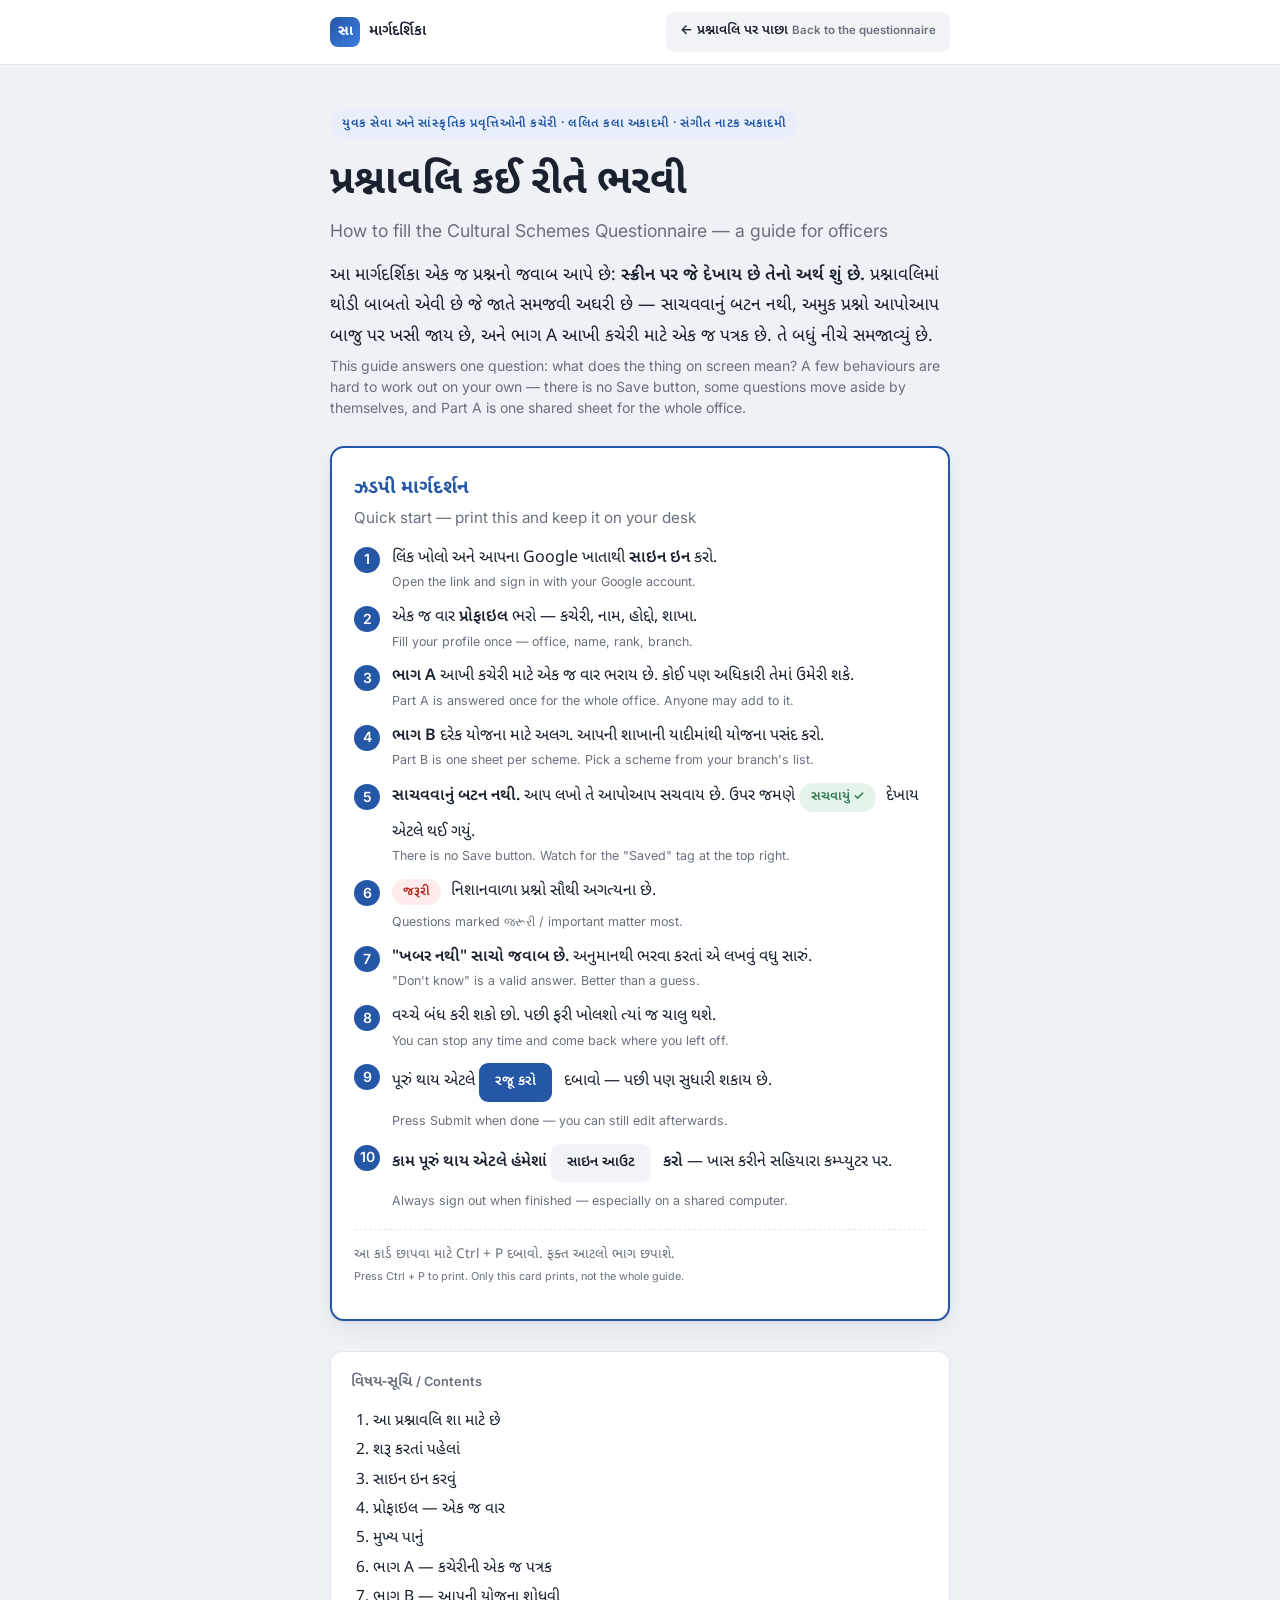
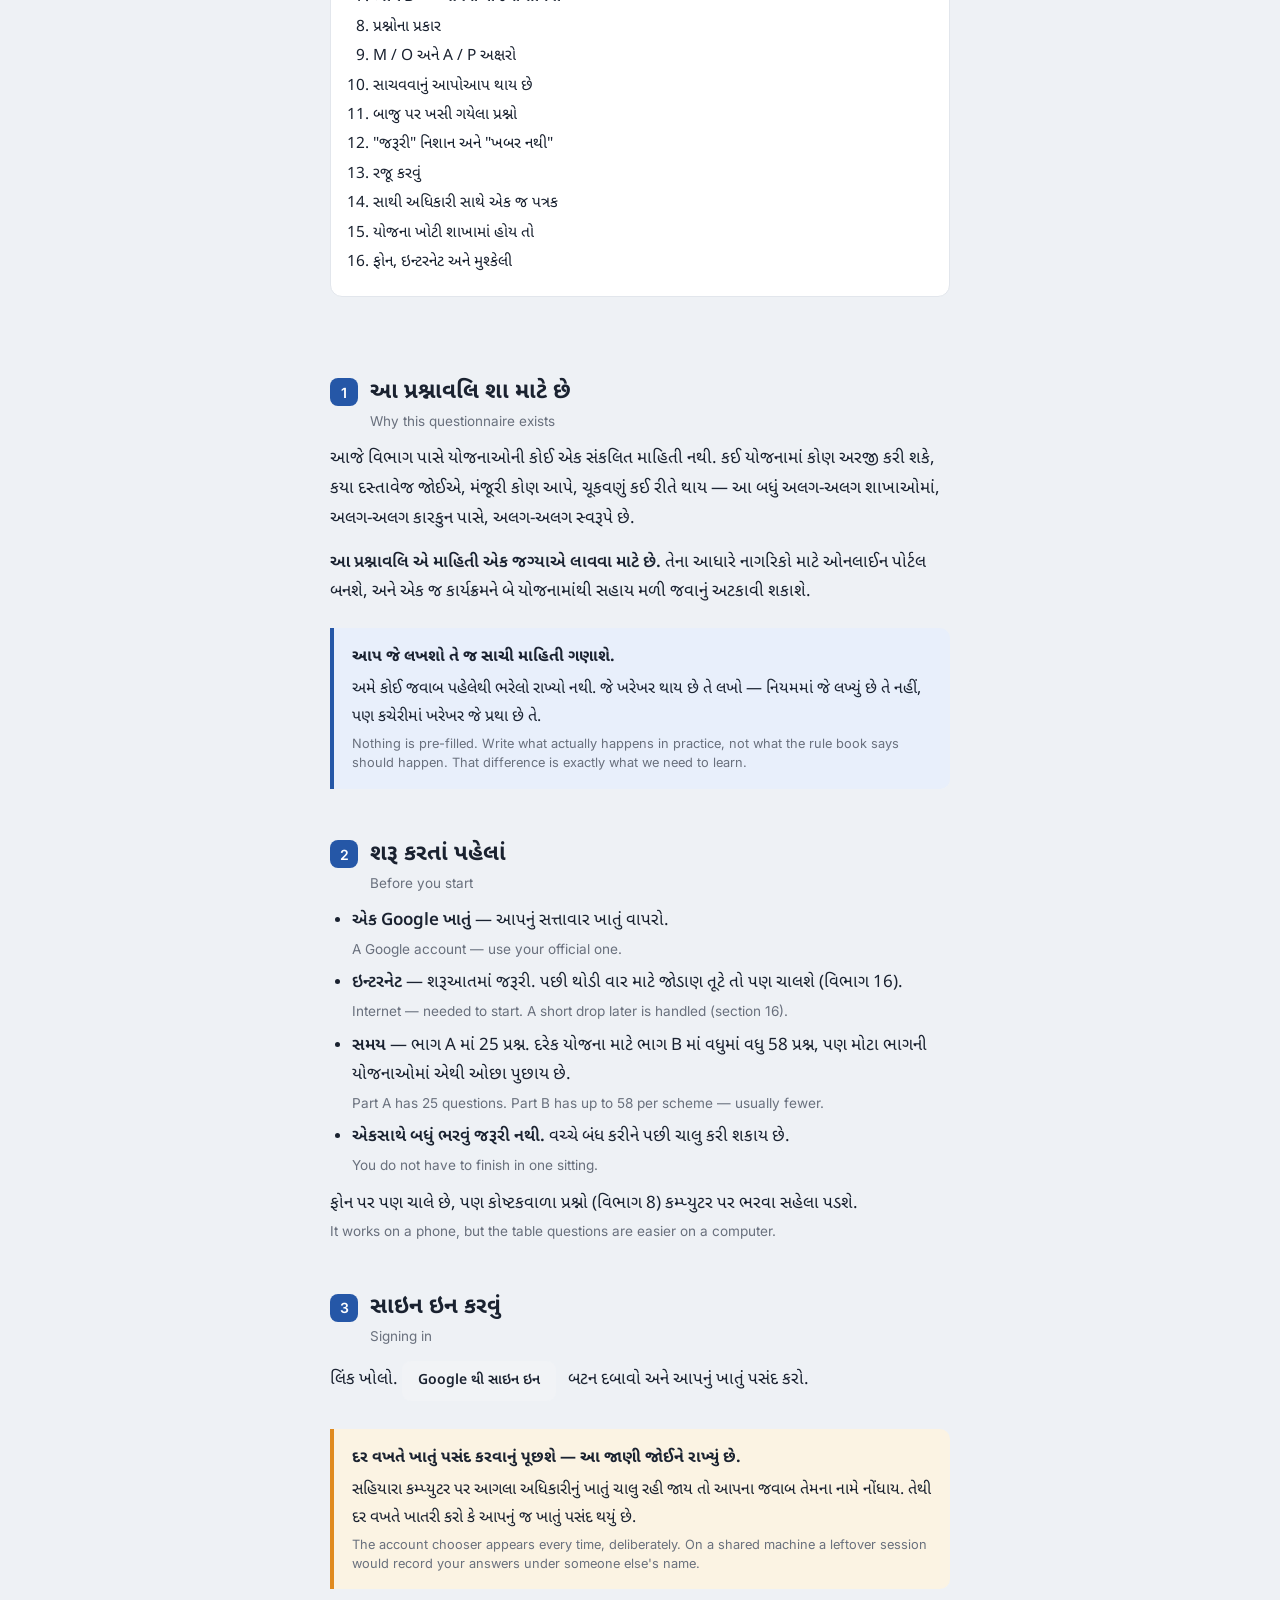
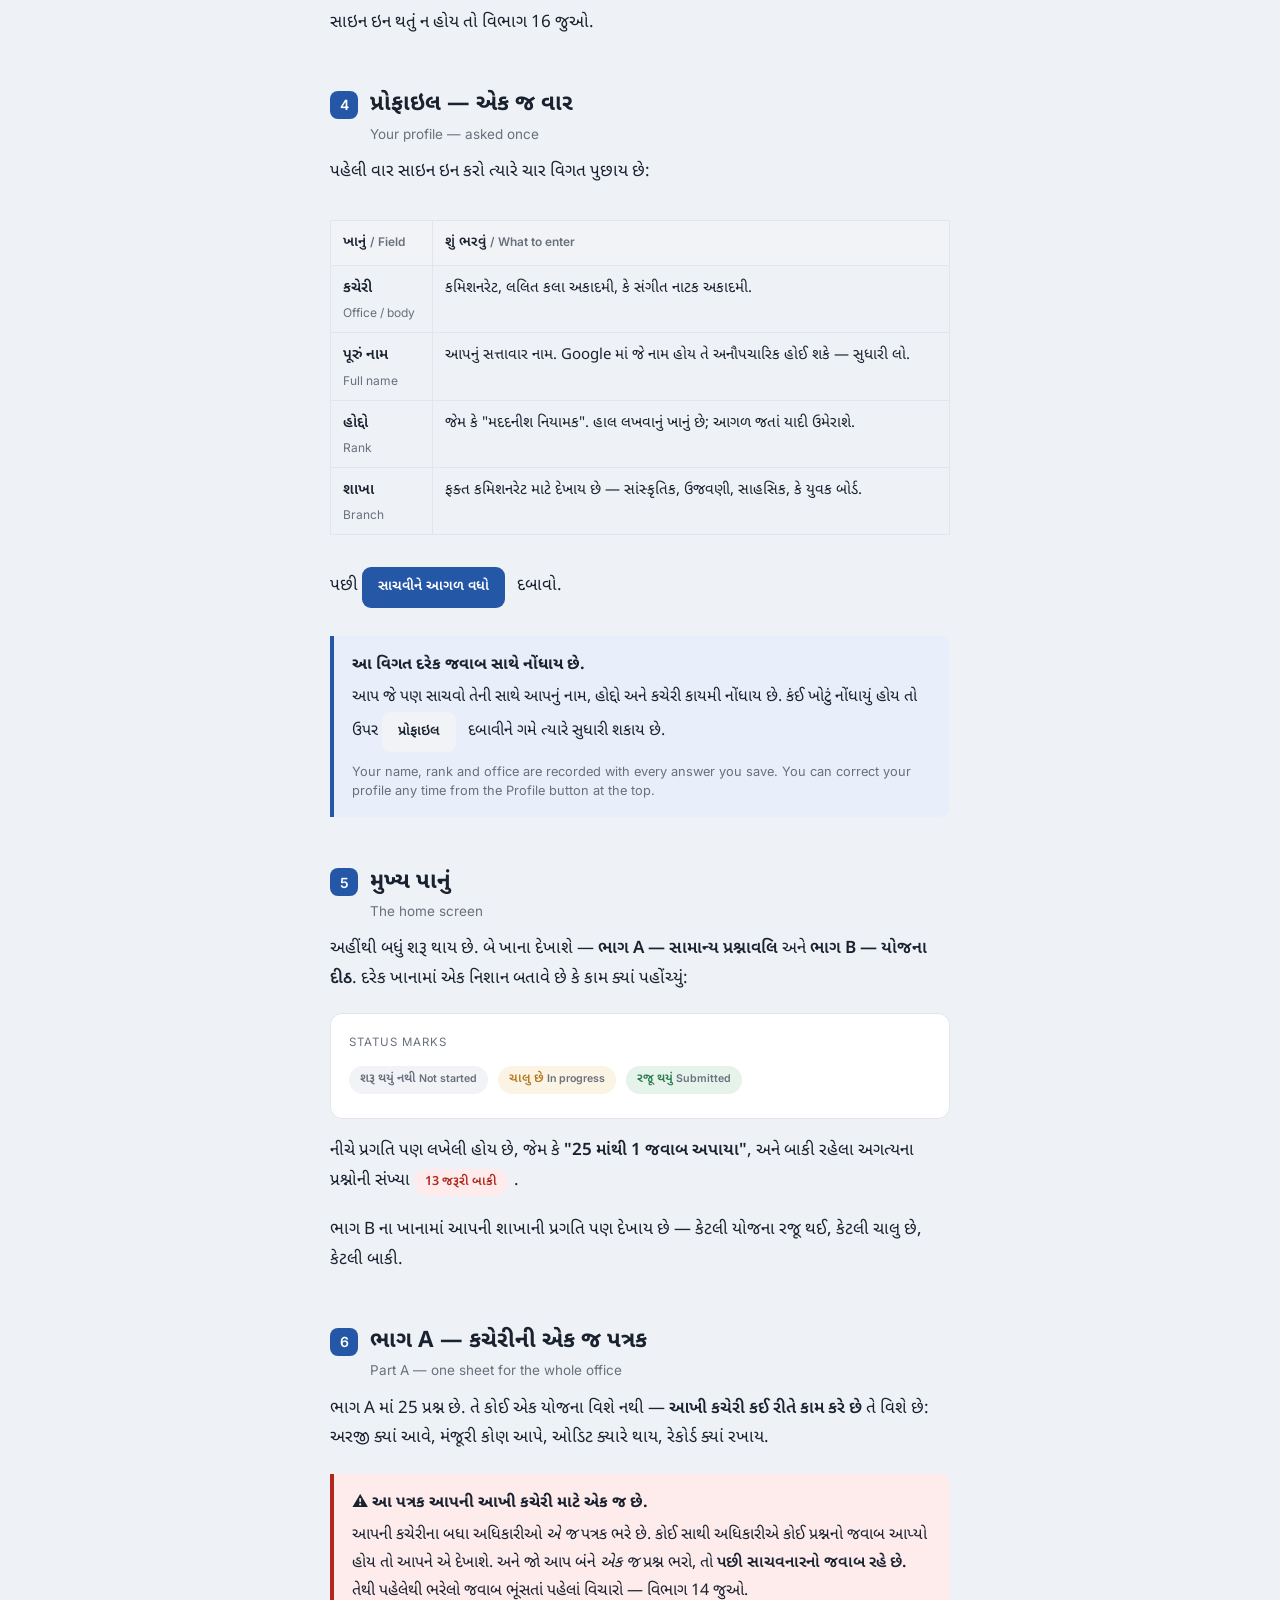
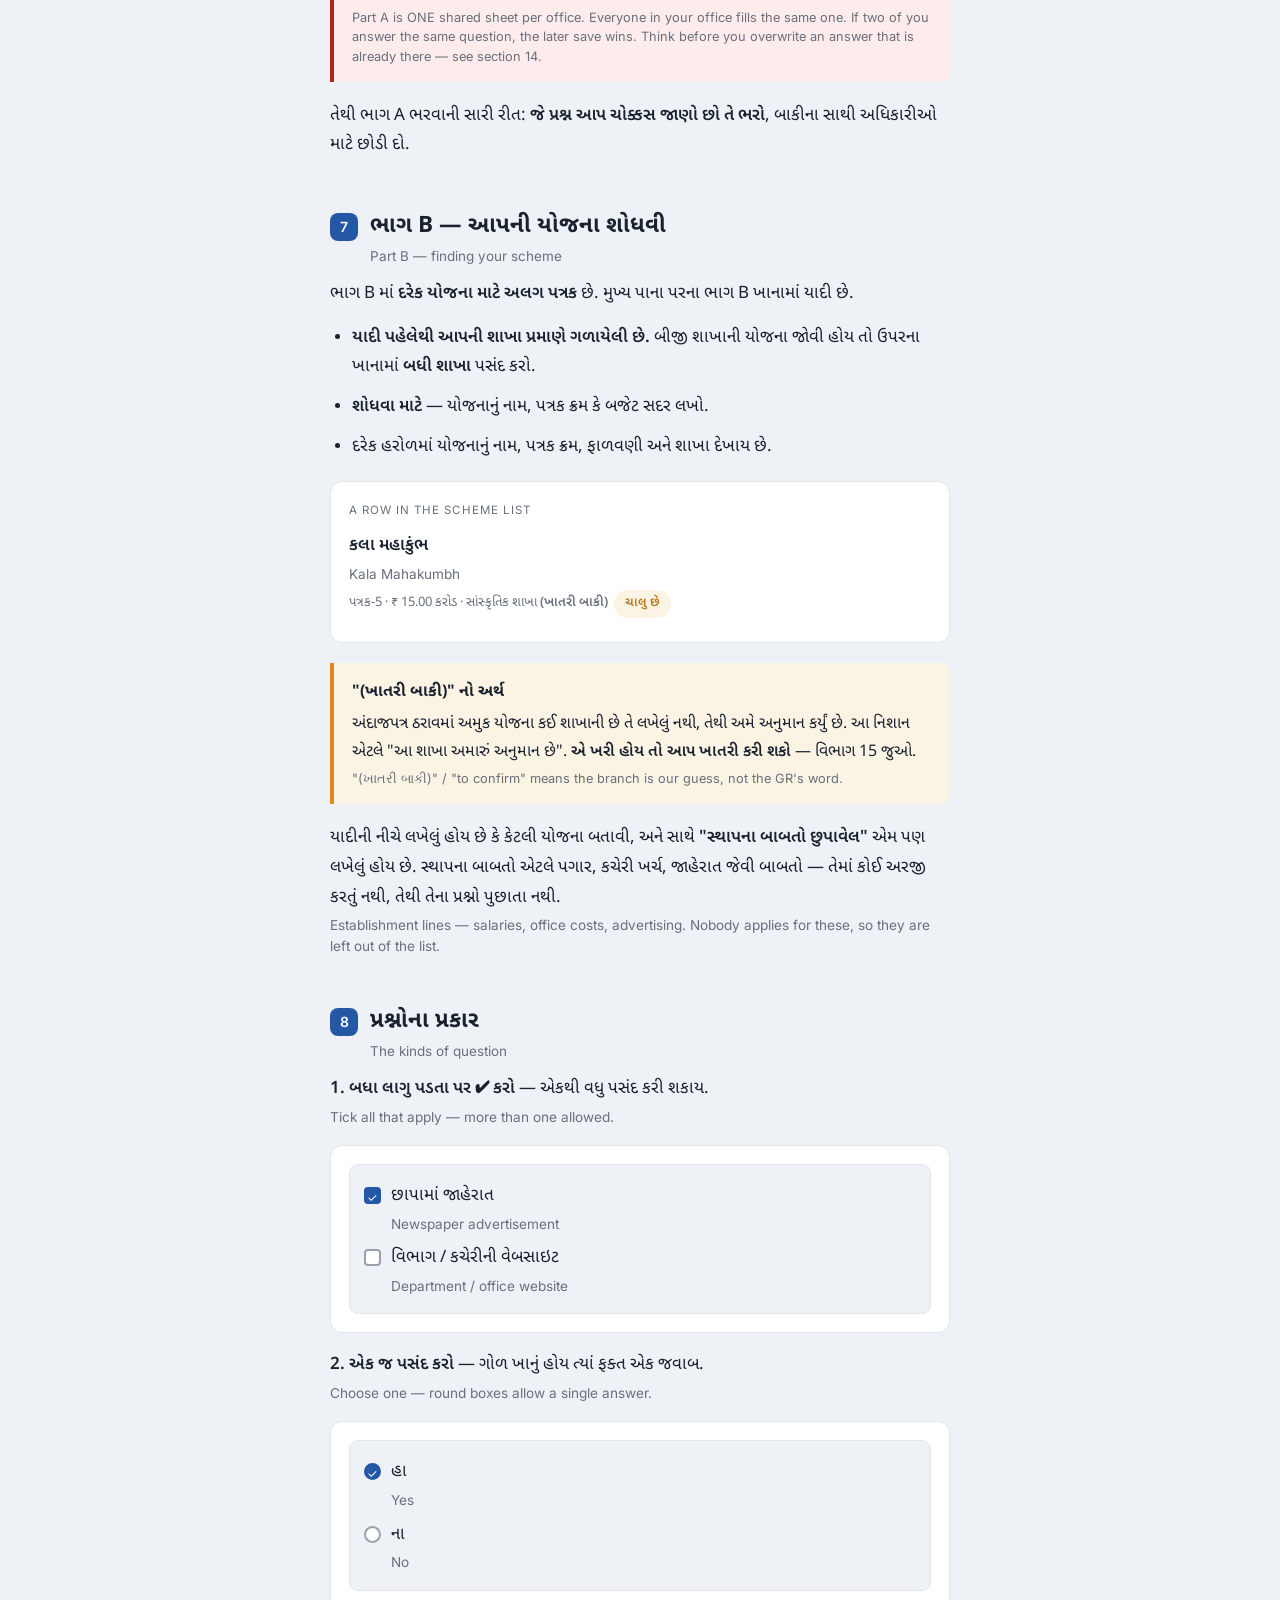
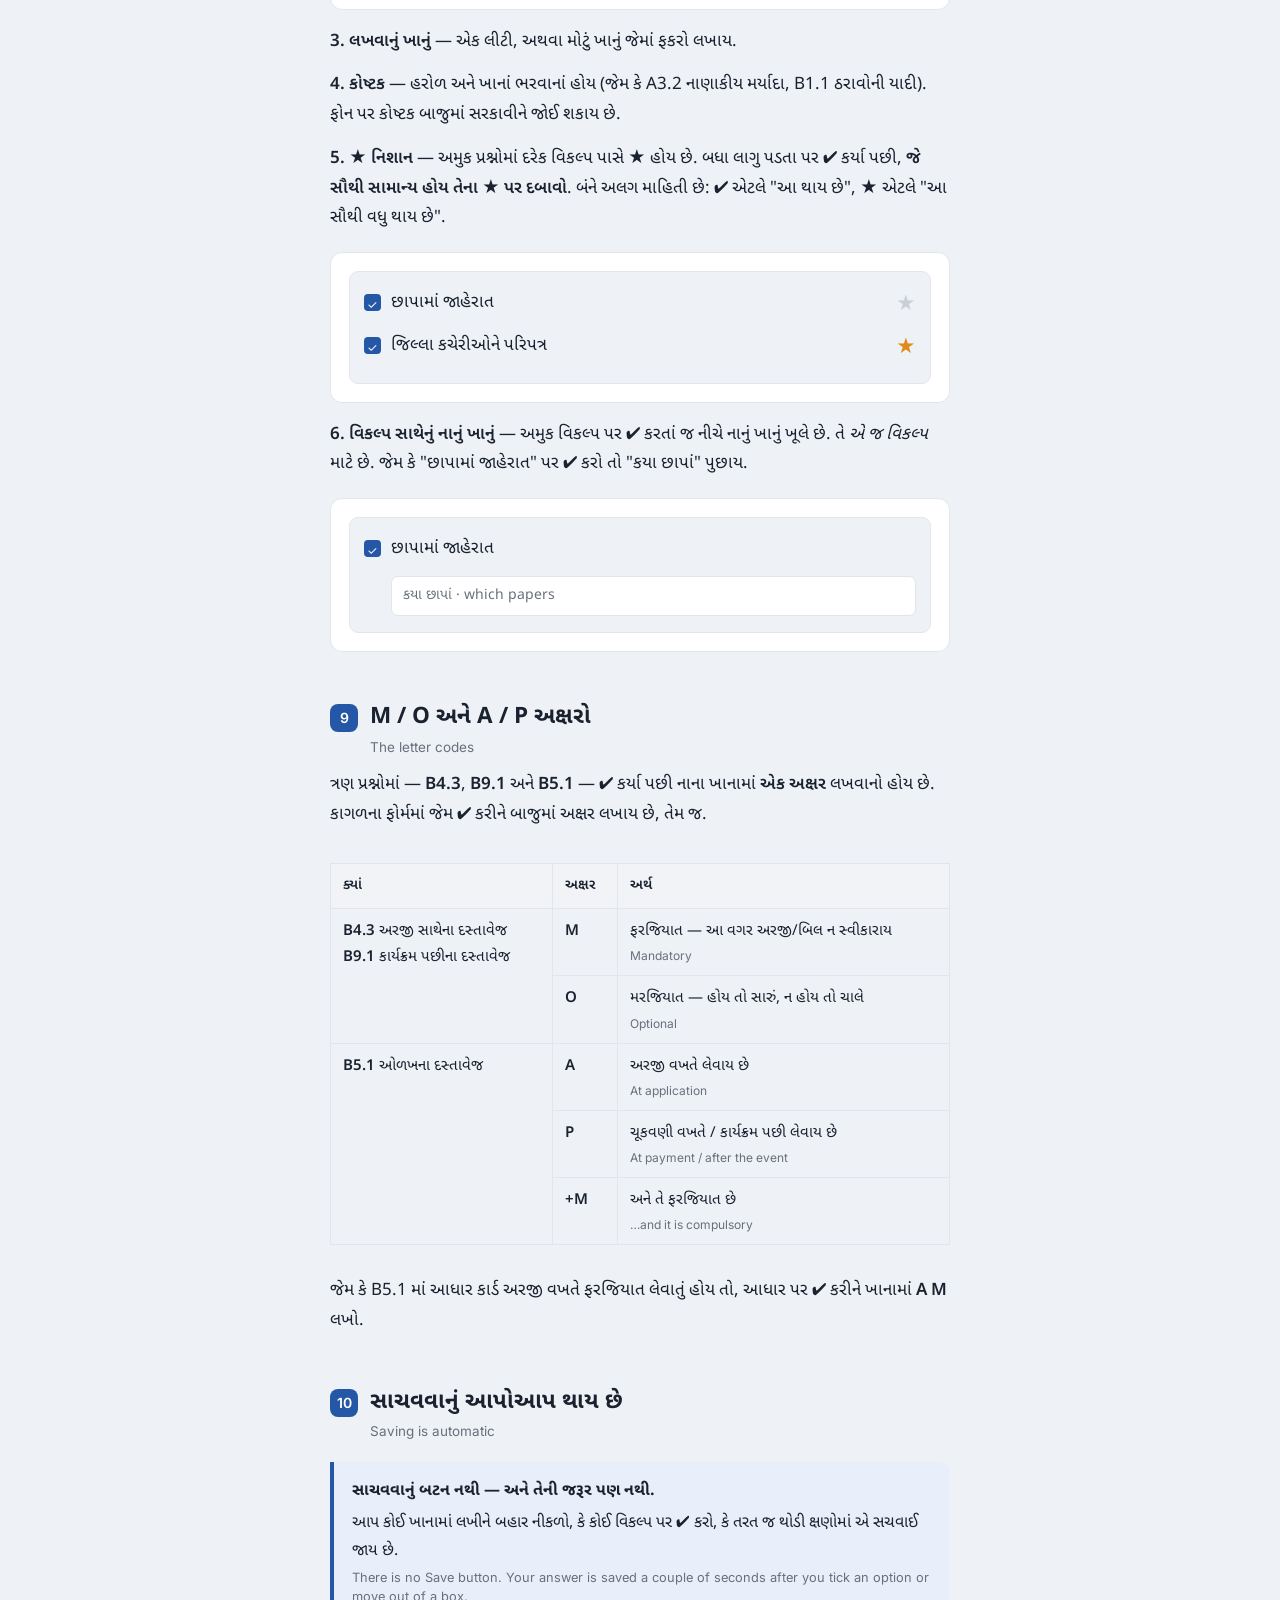
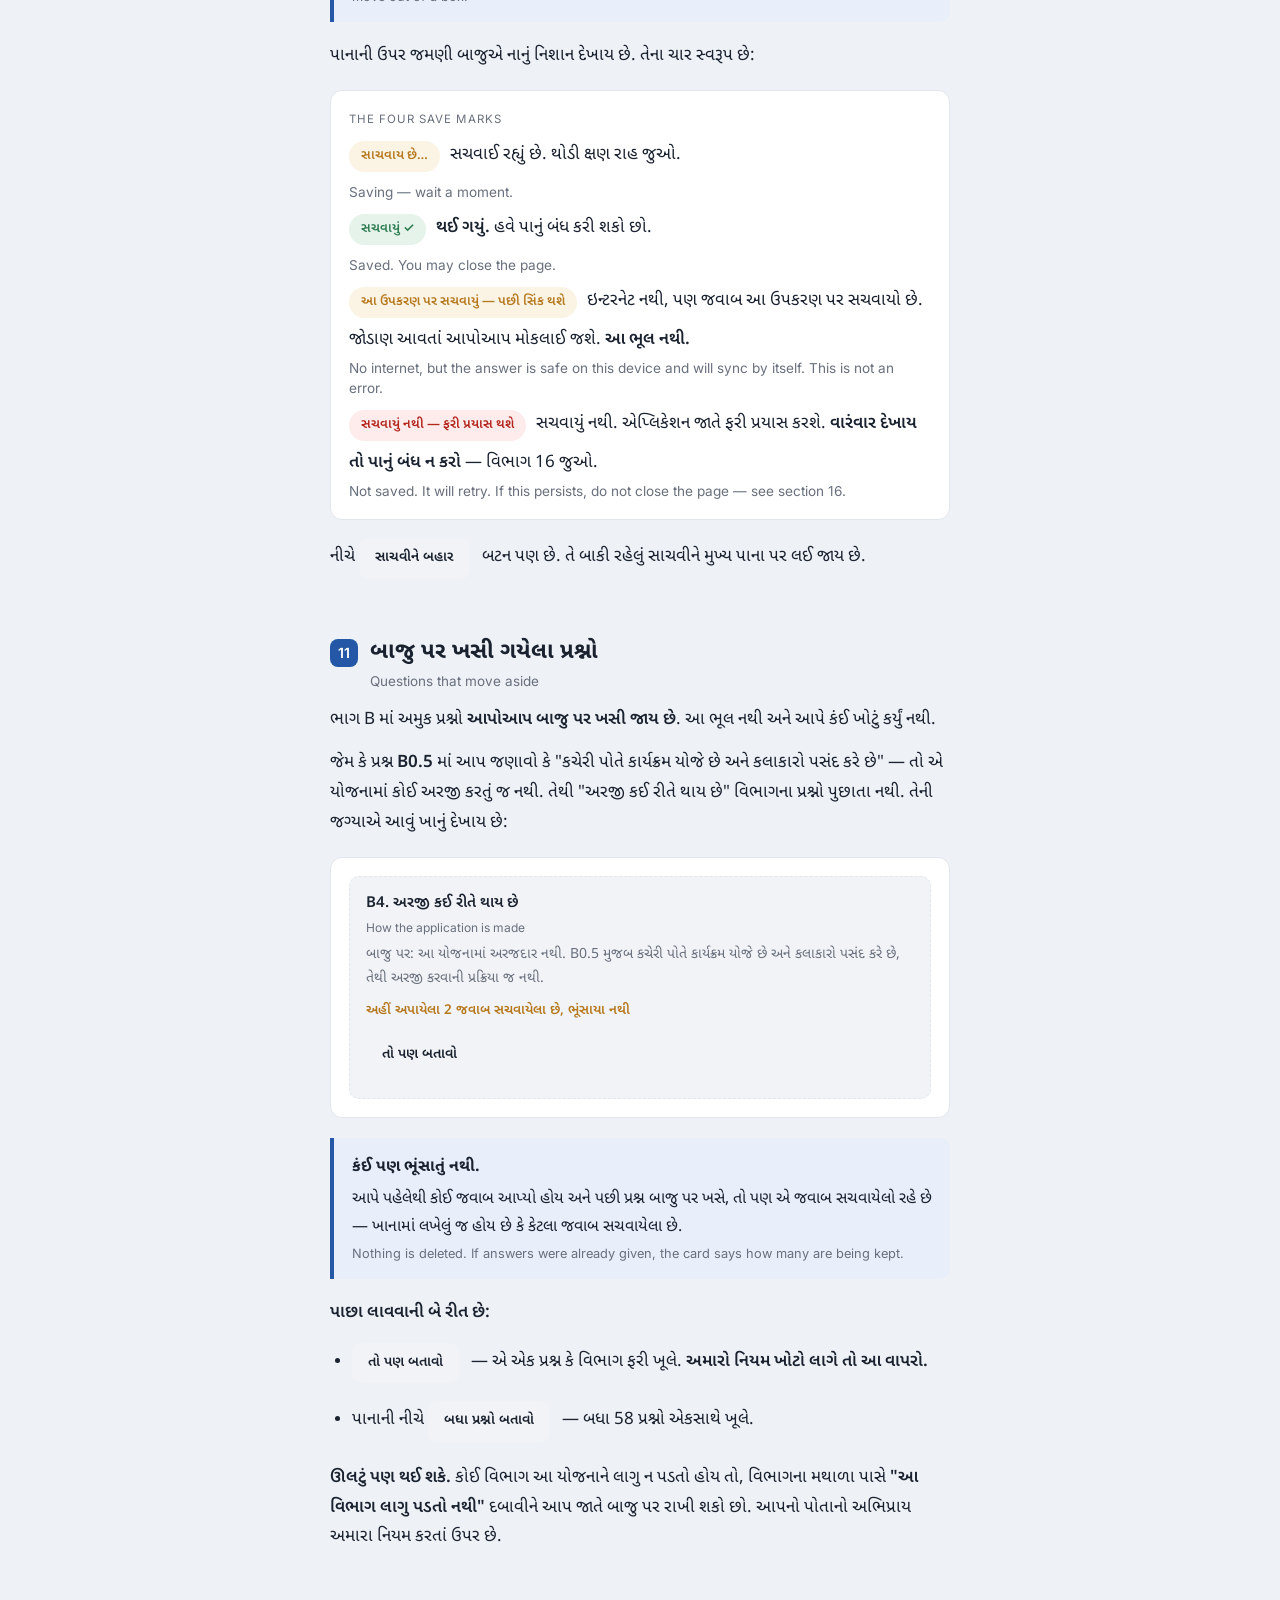
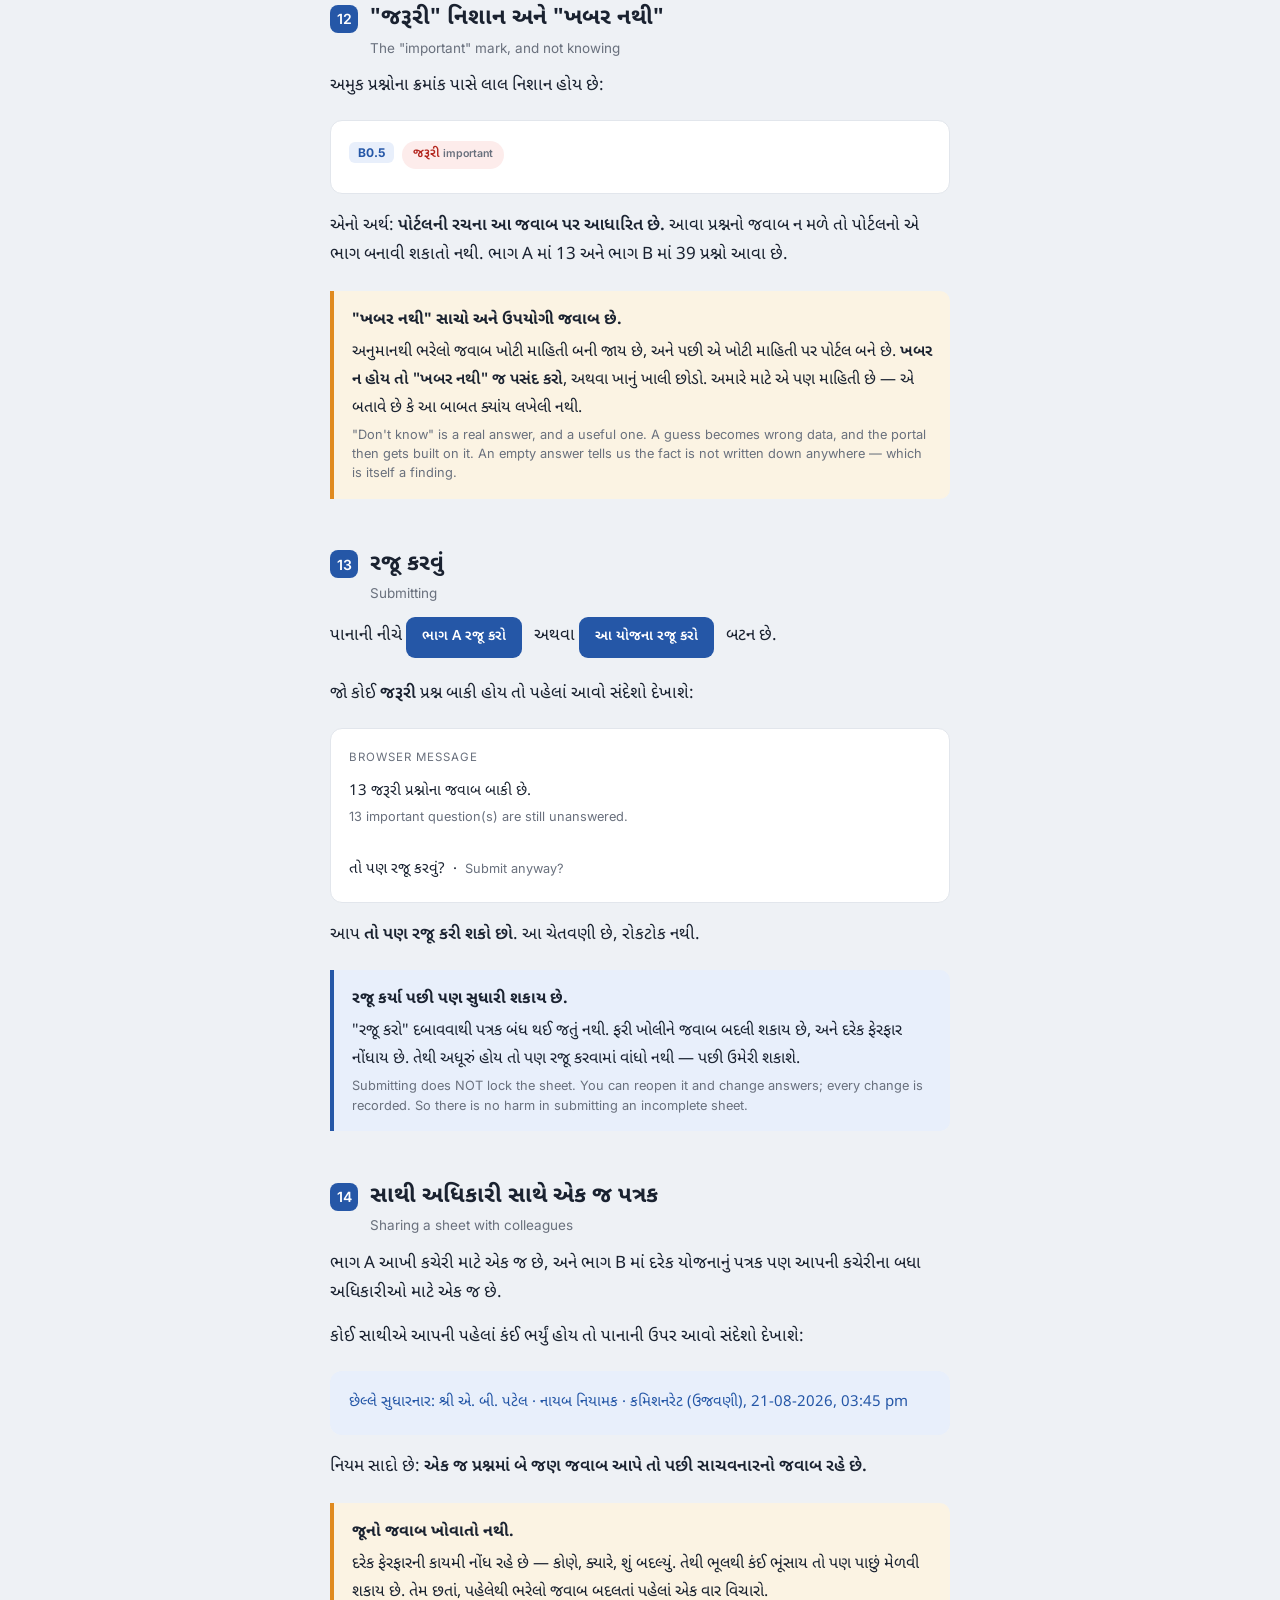
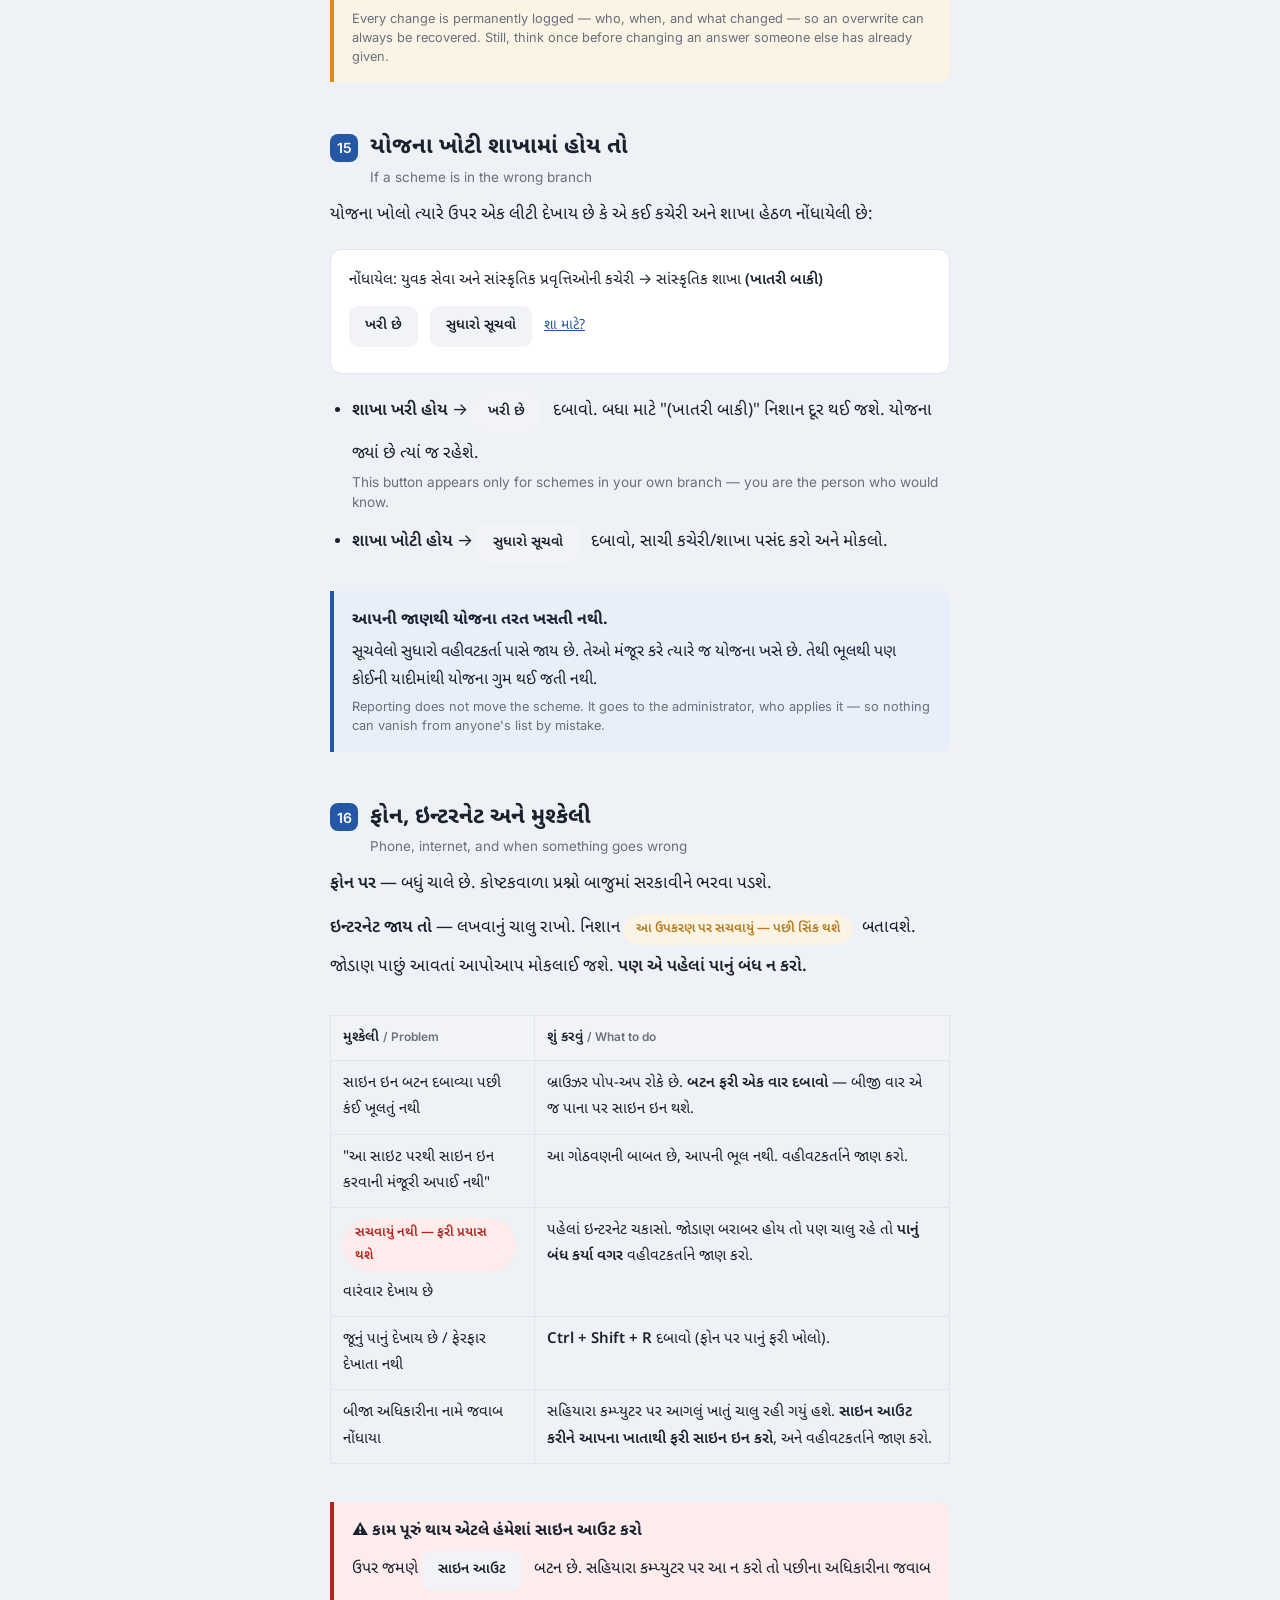
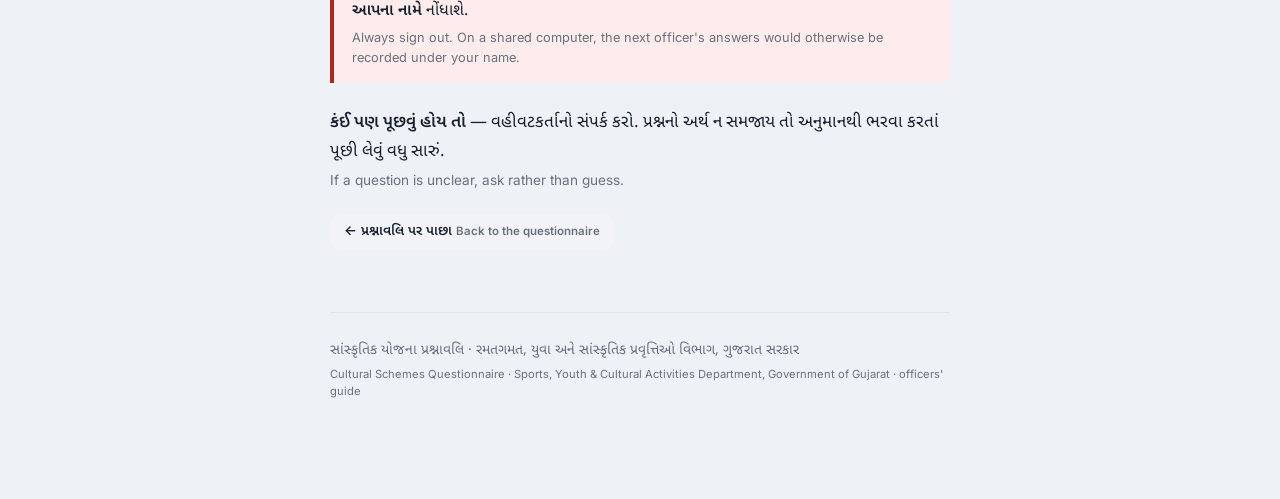
<file: guide.html>
<!DOCTYPE html>
<html lang="gu">
<head>
<meta charset="UTF-8" />
<meta name="viewport" content="width=device-width, initial-scale=1.0" />
<meta name="theme-color" content="#2557a7" />
<title>પ્રશ્નાવલિ માર્ગદર્શિકા — સાંસ્કૃતિક યોજના પ્રશ્નાવલિ</title>
<link rel="icon" href="icon.svg" type="image/svg+xml" />
<link rel="preconnect" href="https://fonts.googleapis.com" />
<link rel="preconnect" href="https://fonts.gstatic.com" crossorigin />
<link href="https://fonts.googleapis.com/css2?family=Inter:wght@400;500;600;700&family=Noto+Sans+Gujarati:wght@400;500;600;700&display=swap" rel="stylesheet" />

<!--
  guide.html — the officers' manual, served from the app's own address.

  Deliberately a STANDALONE page with its own styles rather than a view inside
  index.html: it opens in a new tab, so an officer can read it beside a
  half-filled form without leaving the form or risking an unsaved answer.

  It reuses the app's exact palette and fonts (css/styles.css tokens, copied
  here) so it reads as the same product, and it is LIGHT ONLY because the app
  is — a guide that went dark beside a light app would look broken.

  ⚠️ This page QUOTES the app's on-screen wording in ~36 places. After ANY UI
  text change, run `node check_manual.js` — it fails loudly if a quote has
  drifted. A manual that misquotes the app is worse than no manual.
-->

<style>
  /* Tokens copied from css/styles.css so the guide and the app match exactly. */
  :root{
    --bg:#eef1f5; --card:#ffffff; --ink:#1a2230; --muted:#69707d; --line:#e2e6ec;
    --accent:#2557a7; --accent-soft:#e8effb; --saffron:#e08a1e;
    --green:#2e7d52; --green-soft:#e5f3ea; --amber:#b7791f; --amber-soft:#fbf3e3;
    --grey-soft:#f1f3f6; --danger:#b3261e; --danger-soft:#fdeceb;
    --radius:14px; --shadow:0 1px 3px rgba(20,30,50,.08),0 8px 24px rgba(20,30,50,.06);
  }
  *{box-sizing:border-box}
  body{
    margin:0;background:var(--bg);color:var(--ink);
    font-family:"Noto Sans Gujarati","Nirmala UI","Inter","Segoe UI",sans-serif;
    font-size:17px;line-height:1.75;-webkit-font-smoothing:antialiased;
  }
  /* English is the supporting line — same relationship as in the app. */
  .en{
    font-family:"Inter","Segoe UI",Roboto,system-ui,sans-serif;
    font-size:.8em;color:var(--muted);line-height:1.5;display:block;margin-top:2px;font-weight:400;
  }
  .en-i{font-family:"Inter",system-ui,sans-serif;font-size:.85em;color:var(--muted)}

  .wrap{max-width:660px;margin:0 auto;padding:0 20px 100px}

  /* ---------- bar back to the app ---------- */
  .bar{background:var(--card);border-bottom:1px solid var(--line);position:sticky;top:0;z-index:5}
  .bar-in{
    max-width:660px;margin:0 auto;padding:12px 20px;display:flex;align-items:center;
    justify-content:space-between;gap:12px;flex-wrap:wrap
  }
  .bar .logo{
    width:30px;height:30px;border-radius:8px;background:linear-gradient(135deg,var(--accent),#3b7de0);
    display:grid;place-items:center;color:#fff;font-weight:700;font-size:14px;flex:0 0 30px
  }
  .bar .name{display:flex;align-items:center;gap:9px;font-weight:600;font-size:15px}
  .backlink{
    background:var(--grey-soft);color:var(--ink);text-decoration:none;font-size:13.5px;
    font-weight:600;padding:8px 14px;border-radius:9px;white-space:nowrap
  }
  .backlink:hover{background:#e6e9ee}

  /* ---------- masthead ---------- */
  .top{padding:44px 0 30px}
  .kicker{
    display:inline-block;font-size:12.5px;font-weight:600;letter-spacing:.04em;
    color:var(--accent);background:var(--accent-soft);padding:5px 12px;border-radius:999px;line-height:1.5
  }
  h1{font-size:clamp(28px,6.5vw,40px);line-height:1.35;font-weight:700;margin:18px 0 0;text-wrap:balance}
  h1 .en{font-size:.44em;margin-top:8px}
  .intro{font-size:17.5px;margin:16px 0 0}

  /* ---------- printable quick card ---------- */
  .card-quick{
    margin-top:28px;background:var(--card);border:2px solid var(--accent);
    border-radius:var(--radius);padding:24px 22px 20px;box-shadow:var(--shadow)
  }
  .card-quick h2{font-size:19px;margin:0 0 4px;font-weight:700;color:var(--accent)}
  .qsteps{list-style:none;margin:16px 0 0;padding:0;counter-reset:qs}
  .qsteps li{
    counter-increment:qs;position:relative;padding:0 0 0 38px;margin-bottom:13px;
    font-size:16px;line-height:1.6
  }
  .qsteps li::before{
    content:counter(qs);position:absolute;left:0;top:1px;width:26px;height:26px;
    background:var(--accent);color:#fff;border-radius:50%;display:grid;place-items:center;
    font-family:"Inter",sans-serif;font-size:14px;font-weight:600
  }
  .qsteps .en{font-size:.78em}
  .print-hint{margin-top:18px;padding-top:14px;border-top:1px dashed var(--line);
    font-size:13.5px;color:var(--muted)}

  /* ---------- contents ---------- */
  .toc{margin-top:30px;background:var(--card);border:1px solid var(--line);
    border-radius:12px;padding:18px 20px}
  .toc h2{font-size:15px;margin:0 0 10px;color:var(--muted);font-weight:600}
  .toc ol{margin:0;padding-left:22px;font-size:15.5px;line-height:1.9}
  .toc a{color:var(--ink);text-decoration:none;border-bottom:1px solid transparent}
  .toc a:hover{border-bottom-color:var(--accent);color:var(--accent)}

  /* ---------- sections ---------- */
  section{margin-top:50px;scroll-margin-top:70px}
  h2.sec{font-size:22.5px;font-weight:700;line-height:1.4;margin:0 0 4px;
    display:flex;gap:12px;align-items:baseline}
  h2.sec .num{
    font-family:"Inter",sans-serif;font-size:14px;font-weight:600;color:#fff;
    background:var(--accent);min-width:28px;height:28px;border-radius:8px;
    display:inline-grid;place-items:center;flex:0 0 auto
  }
  h2.sec .en{font-size:.6em;margin-top:3px}
  p{margin:14px 0}
  strong{font-weight:600}
  ul.plain{padding-left:22px;margin:14px 0}
  ul.plain li{margin-bottom:10px}

  /* ---------- replicas of the app's own controls ---------- */
  .demo{margin:18px 0;padding:18px;background:var(--card);border:1px solid var(--line);
    border-radius:12px}
  .demo-cap{font-family:"Inter",sans-serif;font-size:11.5px;letter-spacing:.09em;
    text-transform:uppercase;color:var(--muted);margin-bottom:12px}
  .chip{display:inline-block;font-size:13px;font-weight:600;padding:4px 12px;
    border-radius:999px;margin:0 6px 8px 0}
  .chip .en{display:inline;font-size:.85em;margin-left:5px}
  .chip.ok{color:var(--green);background:var(--green-soft)}
  .chip.wait{color:var(--amber);background:var(--amber-soft)}
  .chip.bad{color:var(--danger);background:var(--danger-soft)}
  .pill{display:inline-block;font-size:12.5px;font-weight:600;padding:3px 11px;
    border-radius:999px;margin:0 6px 6px 0}
  .pill.todo{background:var(--grey-soft);color:var(--muted)}
  .pill.draft{background:var(--amber-soft);color:var(--amber)}
  .pill.done{background:var(--green-soft);color:var(--green)}
  .pill.req{background:var(--danger-soft);color:var(--danger)}
  .qid{font-family:"Inter",sans-serif;font-size:12px;font-weight:700;color:var(--accent);
    background:var(--accent-soft);padding:3px 9px;border-radius:6px}
  .btn-demo{display:inline-block;background:var(--accent);color:#fff;font-size:14px;
    font-weight:600;padding:8px 16px;border-radius:9px;margin:0 8px 8px 0}
  .btn-demo.ghost{background:var(--grey-soft);color:var(--ink)}
  .star{color:var(--saffron);font-size:19px}
  .star.off{color:#c9ced7}

  .optdemo{border:1px solid var(--line);border-radius:9px;padding:12px 14px;background:var(--bg)}
  .optdemo .row{display:flex;gap:10px;align-items:flex-start;padding:5px 0}
  .optdemo .box{width:17px;height:17px;border:2px solid #9aa1ad;border-radius:4px;
    flex:0 0 auto;margin-top:5px;background:#fff}
  .optdemo .box.round{border-radius:50%}
  .optdemo .box.on{background:var(--accent);border-color:var(--accent);position:relative}
  .optdemo .box.on::after{content:"✓";position:absolute;inset:0;color:#fff;font-size:12px;
    display:grid;place-items:center}
  .writein{margin:6px 0 4px 27px;border:1px solid var(--line);border-radius:7px;
    padding:7px 11px;background:var(--card);font-size:14px;color:var(--muted)}

  .foldcard{border:1px dashed var(--line);border-radius:10px;background:var(--grey-soft);
    padding:14px 16px}
  .foldcard .what{font-weight:600;font-size:15px}
  .foldcard .why{font-size:14px;color:var(--muted);margin-top:6px}
  .foldcard .kept{font-size:13.5px;color:var(--amber);font-weight:600;margin-top:8px}

  /* ---------- call-outs ---------- */
  .note{margin:20px 0;padding:16px 18px;border-left:4px solid var(--accent);
    background:var(--accent-soft);border-radius:0 10px 10px 0;font-size:16px}
  .note.warn{border-left-color:var(--saffron);background:var(--amber-soft)}
  .note.stop{border-left-color:var(--danger);background:var(--danger-soft)}
  .note b{font-weight:700;display:block;margin-bottom:4px}
  .note .en{font-size:.8em}

  table{width:100%;border-collapse:collapse;margin:18px 0;font-size:15px}
  th,td{border:1px solid var(--line);padding:10px 12px;text-align:left;vertical-align:top}
  th{background:var(--grey-soft);font-weight:600;font-size:14px}
  td .en{font-size:.8em}
  .scroll{overflow-x:auto}

  footer{margin-top:66px;padding-top:26px;border-top:1px solid var(--line);
    font-size:14px;color:var(--muted)}
  a{color:var(--accent)}
  :focus-visible{outline:3px solid var(--accent);outline-offset:2px;border-radius:4px}

  /* ---------- print: the quick card only ---------- */
  @media print{
    body{background:#fff;color:#000;font-size:12pt}
    .bar,.top,.toc,section,footer,.print-hint{display:none !important}
    .card-quick{display:block;margin:0;border:2px solid #000;box-shadow:none;
      page-break-inside:avoid}
    .card-quick h2{color:#000}
    .qsteps li::before{background:#000;-webkit-print-color-adjust:exact;print-color-adjust:exact}
    .en{color:#333}
  }
  @media (prefers-reduced-motion: reduce){*{animation:none !important;transition:none !important}}
</style>
</head>
<body>

<div class="bar">
  <div class="bar-in">
    <span class="name"><span class="logo">સા</span> માર્ગદર્શિકા</span>
    <a class="backlink" href="./">← પ્રશ્નાવલિ પર પાછા <span class="en-i">Back to the questionnaire</span></a>
  </div>
</div>

<div class="wrap">

  <header class="top">
    <span class="kicker">યુવક સેવા અને સાંસ્કૃતિક પ્રવૃત્તિઓની કચેરી · લલિત કલા અકાદમી · સંગીત નાટક અકાદમી</span>
    <h1>પ્રશ્નાવલિ કઈ રીતે ભરવી
      <span class="en">How to fill the Cultural Schemes Questionnaire — a guide for officers</span>
    </h1>
    <p class="intro">
      આ માર્ગદર્શિકા એક જ પ્રશ્નનો જવાબ આપે છે: <strong>સ્ક્રીન પર જે દેખાય છે તેનો અર્થ શું છે.</strong>
      પ્રશ્નાવલિમાં થોડી બાબતો એવી છે જે જાતે સમજવી અઘરી છે — સાચવવાનું બટન નથી, અમુક પ્રશ્નો આપોઆપ બાજુ પર
      ખસી જાય છે, અને ભાગ A આખી કચેરી માટે એક જ પત્રક છે. તે બધું નીચે સમજાવ્યું છે.
      <span class="en">This guide answers one question: what does the thing on screen mean? A few
      behaviours are hard to work out on your own — there is no Save button, some questions move
      aside by themselves, and Part A is one shared sheet for the whole office.</span>
    </p>

    <div class="card-quick">
      <h2>ઝડપી માર્ગદર્શન
        <span class="en">Quick start — print this and keep it on your desk</span>
      </h2>
      <ol class="qsteps">
        <li>લિંક ખોલો અને આપના Google ખાતાથી <strong>સાઇન ઇન</strong> કરો.
          <span class="en">Open the link and sign in with your Google account.</span></li>
        <li>એક જ વાર <strong>પ્રોફાઇલ</strong> ભરો — કચેરી, નામ, હોદ્દો, શાખા.
          <span class="en">Fill your profile once — office, name, rank, branch.</span></li>
        <li><strong>ભાગ A</strong> આખી કચેરી માટે એક જ વાર ભરાય છે. કોઈ પણ અધિકારી તેમાં ઉમેરી શકે.
          <span class="en">Part A is answered once for the whole office. Anyone may add to it.</span></li>
        <li><strong>ભાગ B</strong> દરેક યોજના માટે અલગ. આપની શાખાની યાદીમાંથી યોજના પસંદ કરો.
          <span class="en">Part B is one sheet per scheme. Pick a scheme from your branch's list.</span></li>
        <li><strong>સાચવવાનું બટન નથી.</strong> આપ લખો તે આપોઆપ સચવાય છે. ઉપર જમણે
          <span class="chip ok">સચવાયું ✓</span> દેખાય એટલે થઈ ગયું.
          <span class="en">There is no Save button. Watch for the "Saved" tag at the top right.</span></li>
        <li><span class="pill req">જરૂરી</span> નિશાનવાળા પ્રશ્નો સૌથી અગત્યના છે.
          <span class="en">Questions marked જરૂરી / important matter most.</span></li>
        <li><strong>"ખબર નથી" સાચો જવાબ છે.</strong> અનુમાનથી ભરવા કરતાં એ લખવું વધુ સારું.
          <span class="en">"Don't know" is a valid answer. Better than a guess.</span></li>
        <li>વચ્ચે બંધ કરી શકો છો. પછી ફરી ખોલશો ત્યાં જ ચાલુ થશે.
          <span class="en">You can stop any time and come back where you left off.</span></li>
        <li>પૂરું થાય એટલે <span class="btn-demo">રજૂ કરો</span> દબાવો — પછી પણ સુધારી શકાય છે.
          <span class="en">Press Submit when done — you can still edit afterwards.</span></li>
        <li><strong>કામ પૂરું થાય એટલે હંમેશાં <span class="btn-demo ghost">સાઇન આઉટ</span> કરો</strong> —
          ખાસ કરીને સહિયારા કમ્પ્યુટર પર.
          <span class="en">Always sign out when finished — especially on a shared computer.</span></li>
      </ol>
      <p class="print-hint">આ કાર્ડ છાપવા માટે Ctrl + P દબાવો. ફક્ત આટલો ભાગ છપાશે.
        <span class="en">Press Ctrl + P to print. Only this card prints, not the whole guide.</span></p>
    </div>

    <nav class="toc">
      <h2>વિષય-સૂચિ <span class="en-i">/ Contents</span></h2>
      <ol>
        <li><a href="#s1">આ પ્રશ્નાવલિ શા માટે છે</a></li>
        <li><a href="#s2">શરૂ કરતાં પહેલાં</a></li>
        <li><a href="#s3">સાઇન ઇન કરવું</a></li>
        <li><a href="#s4">પ્રોફાઇલ — એક જ વાર</a></li>
        <li><a href="#s5">મુખ્ય પાનું</a></li>
        <li><a href="#s6">ભાગ A — કચેરીની એક જ પત્રક</a></li>
        <li><a href="#s7">ભાગ B — આપની યોજના શોધવી</a></li>
        <li><a href="#s8">પ્રશ્નોના પ્રકાર</a></li>
        <li><a href="#s9">M / O અને A / P અક્ષરો</a></li>
        <li><a href="#s10">સાચવવાનું આપોઆપ થાય છે</a></li>
        <li><a href="#s11">બાજુ પર ખસી ગયેલા પ્રશ્નો</a></li>
        <li><a href="#s12">"જરૂરી" નિશાન અને "ખબર નથી"</a></li>
        <li><a href="#s13">રજૂ કરવું</a></li>
        <li><a href="#s14">સાથી અધિકારી સાથે એક જ પત્રક</a></li>
        <li><a href="#s15">યોજના ખોટી શાખામાં હોય તો</a></li>
        <li><a href="#s16">ફોન, ઇન્ટરનેટ અને મુશ્કેલી</a></li>
      </ol>
    </nav>
  </header>

  <!-- 1 -->
  <section id="s1">
    <h2 class="sec"><span class="num">1</span><span>આ પ્રશ્નાવલિ શા માટે છે<span class="en">Why this questionnaire exists</span></span></h2>
    <p>આજે વિભાગ પાસે યોજનાઓની કોઈ એક સંકલિત માહિતી નથી. કઈ યોજનામાં કોણ અરજી કરી શકે, કયા દસ્તાવેજ જોઈએ,
      મંજૂરી કોણ આપે, ચૂકવણું કઈ રીતે થાય — આ બધું અલગ-અલગ શાખાઓમાં, અલગ-અલગ કારકુન પાસે, અલગ-અલગ
      સ્વરૂપે છે.</p>
    <p><strong>આ પ્રશ્નાવલિ એ માહિતી એક જગ્યાએ લાવવા માટે છે.</strong> તેના આધારે નાગરિકો માટે ઓનલાઈન પોર્ટલ
      બનશે, અને એક જ કાર્યક્રમને બે યોજનામાંથી સહાય મળી જવાનું અટકાવી શકાશે.</p>
    <div class="note">
      <b>આપ જે લખશો તે જ સાચી માહિતી ગણાશે.</b>
      અમે કોઈ જવાબ પહેલેથી ભરેલો રાખ્યો નથી. જે ખરેખર થાય છે તે લખો — નિયમમાં જે લખ્યું છે તે નહીં,
      પણ કચેરીમાં ખરેખર જે પ્રથા છે તે.
      <span class="en">Nothing is pre-filled. Write what actually happens in practice, not what
      the rule book says should happen. That difference is exactly what we need to learn.</span>
    </div>
  </section>

  <!-- 2 -->
  <section id="s2">
    <h2 class="sec"><span class="num">2</span><span>શરૂ કરતાં પહેલાં<span class="en">Before you start</span></span></h2>
    <ul class="plain">
      <li><strong>એક Google ખાતું</strong> — આપનું સત્તાવાર ખાતું વાપરો.
        <span class="en">A Google account — use your official one.</span></li>
      <li><strong>ઇન્ટરનેટ</strong> — શરૂઆતમાં જરૂરી. પછી થોડી વાર માટે જોડાણ તૂટે તો પણ ચાલશે (વિભાગ 16).
        <span class="en">Internet — needed to start. A short drop later is handled (section 16).</span></li>
      <li><strong>સમય</strong> — ભાગ A માં 25 પ્રશ્ન. દરેક યોજના માટે ભાગ B માં વધુમાં વધુ 58 પ્રશ્ન,
        પણ મોટા ભાગની યોજનાઓમાં એથી ઓછા પુછાય છે.
        <span class="en">Part A has 25 questions. Part B has up to 58 per scheme — usually fewer.</span></li>
      <li><strong>એકસાથે બધું ભરવું જરૂરી નથી.</strong> વચ્ચે બંધ કરીને પછી ચાલુ કરી શકાય છે.
        <span class="en">You do not have to finish in one sitting.</span></li>
    </ul>
    <p>ફોન પર પણ ચાલે છે, પણ કોષ્ટકવાળા પ્રશ્નો (વિભાગ 8) કમ્પ્યુટર પર ભરવા સહેલા પડશે.
      <span class="en">It works on a phone, but the table questions are easier on a computer.</span></p>
  </section>

  <!-- 3 -->
  <section id="s3">
    <h2 class="sec"><span class="num">3</span><span>સાઇન ઇન કરવું<span class="en">Signing in</span></span></h2>
    <p>લિંક ખોલો. <span class="btn-demo ghost">Google થી સાઇન ઇન</span> બટન દબાવો અને આપનું ખાતું પસંદ કરો.</p>
    <div class="note warn">
      <b>દર વખતે ખાતું પસંદ કરવાનું પૂછશે — આ જાણી જોઈને રાખ્યું છે.</b>
      સહિયારા કમ્પ્યુટર પર આગલા અધિકારીનું ખાતું ચાલુ રહી જાય તો આપના જવાબ તેમના નામે નોંધાય. તેથી
      દર વખતે ખાતરી કરો કે આપનું જ ખાતું પસંદ થયું છે.
      <span class="en">The account chooser appears every time, deliberately. On a shared machine a
      leftover session would record your answers under someone else's name.</span>
    </div>
    <p>સાઇન ઇન થતું ન હોય તો વિભાગ 16 જુઓ.</p>
  </section>

  <!-- 4 -->
  <section id="s4">
    <h2 class="sec"><span class="num">4</span><span>પ્રોફાઇલ — એક જ વાર<span class="en">Your profile — asked once</span></span></h2>
    <p>પહેલી વાર સાઇન ઇન કરો ત્યારે ચાર વિગત પુછાય છે:</p>
    <div class="scroll"><table>
      <tr><th>ખાનું <span class="en-i">/ Field</span></th><th>શું ભરવું <span class="en-i">/ What to enter</span></th></tr>
      <tr><td><strong>કચેરી</strong><span class="en">Office / body</span></td>
          <td>કમિશનરેટ, લલિત કલા અકાદમી, કે સંગીત નાટક અકાદમી.</td></tr>
      <tr><td><strong>પૂરું નામ</strong><span class="en">Full name</span></td>
          <td>આપનું સત્તાવાર નામ. Google માં જે નામ હોય તે અનૌપચારિક હોઈ શકે — સુધારી લો.</td></tr>
      <tr><td><strong>હોદ્દો</strong><span class="en">Rank</span></td>
          <td>જેમ કે "મદદનીશ નિયામક". હાલ લખવાનું ખાનું છે; આગળ જતાં યાદી ઉમેરાશે.</td></tr>
      <tr><td><strong>શાખા</strong><span class="en">Branch</span></td>
          <td>ફક્ત કમિશનરેટ માટે દેખાય છે — સાંસ્કૃતિક, ઉજવણી, સાહસિક, કે યુવક બોર્ડ.</td></tr>
    </table></div>
    <p>પછી <span class="btn-demo">સાચવીને આગળ વધો</span> દબાવો.</p>
    <div class="note">
      <b>આ વિગત દરેક જવાબ સાથે નોંધાય છે.</b>
      આપ જે પણ સાચવો તેની સાથે આપનું નામ, હોદ્દો અને કચેરી કાયમી નોંધાય છે. કંઈ ખોટું નોંધાયું હોય તો
      ઉપર <span class="btn-demo ghost">પ્રોફાઇલ</span> દબાવીને ગમે ત્યારે સુધારી શકાય છે.
      <span class="en">Your name, rank and office are recorded with every answer you save. You can
      correct your profile any time from the Profile button at the top.</span>
    </div>
  </section>

  <!-- 5 -->
  <section id="s5">
    <h2 class="sec"><span class="num">5</span><span>મુખ્ય પાનું<span class="en">The home screen</span></span></h2>
    <p>અહીંથી બધું શરૂ થાય છે. બે ખાના દેખાશે — <strong>ભાગ A — સામાન્ય પ્રશ્નાવલિ</strong> અને
      <strong>ભાગ B — યોજના દીઠ</strong>. દરેક ખાનામાં એક નિશાન બતાવે છે કે કામ ક્યાં પહોંચ્યું:</p>
    <div class="demo">
      <div class="demo-cap">Status marks</div>
      <span class="pill todo">શરૂ થયું નથી <span class="en-i">Not started</span></span>
      <span class="pill draft">ચાલુ છે <span class="en-i">In progress</span></span>
      <span class="pill done">રજૂ થયું <span class="en-i">Submitted</span></span>
    </div>
    <p>નીચે પ્રગતિ પણ લખેલી હોય છે, જેમ કે <strong>"25 માંથી 1 જવાબ અપાયા"</strong>, અને બાકી રહેલા
      અગત્યના પ્રશ્નોની સંખ્યા <span class="pill req">13 જરૂરી બાકી</span>.</p>
    <p>ભાગ B ના ખાનામાં આપની શાખાની પ્રગતિ પણ દેખાય છે — કેટલી યોજના રજૂ થઈ, કેટલી ચાલુ છે, કેટલી બાકી.</p>
  </section>

  <!-- 6 -->
  <section id="s6">
    <h2 class="sec"><span class="num">6</span><span>ભાગ A — કચેરીની એક જ પત્રક<span class="en">Part A — one sheet for the whole office</span></span></h2>
    <p>ભાગ A માં 25 પ્રશ્ન છે. તે કોઈ એક યોજના વિશે નથી — <strong>આખી કચેરી કઈ રીતે કામ કરે છે</strong>
      તે વિશે છે: અરજી ક્યાં આવે, મંજૂરી કોણ આપે, ઓડિટ ક્યારે થાય, રેકોર્ડ ક્યાં રખાય.</p>
    <div class="note stop">
      <b>⚠️ આ પત્રક આપની આખી કચેરી માટે એક જ છે.</b>
      આપની કચેરીના બધા અધિકારીઓ <em>એ જ</em> પત્રક ભરે છે. કોઈ સાથી અધિકારીએ કોઈ પ્રશ્નનો જવાબ આપ્યો હોય
      તો આપને એ દેખાશે. અને જો આપ બંને <em>એક જ</em> પ્રશ્ન ભરો, તો <strong>પછી સાચવનારનો જવાબ રહે
      છે.</strong> તેથી પહેલેથી ભરેલો જવાબ ભૂંસતાં પહેલાં વિચારો — વિભાગ 14 જુઓ.
      <span class="en">Part A is ONE shared sheet per office. Everyone in your office fills the same
      one. If two of you answer the same question, the later save wins. Think before you overwrite
      an answer that is already there — see section 14.</span>
    </div>
    <p>તેથી ભાગ A ભરવાની સારી રીત: <strong>જે પ્રશ્ન આપ ચોક્કસ જાણો છો તે ભરો</strong>, બાકીના સાથી
      અધિકારીઓ માટે છોડી દો.</p>
  </section>

  <!-- 7 -->
  <section id="s7">
    <h2 class="sec"><span class="num">7</span><span>ભાગ B — આપની યોજના શોધવી<span class="en">Part B — finding your scheme</span></span></h2>
    <p>ભાગ B માં <strong>દરેક યોજના માટે અલગ પત્રક</strong> છે. મુખ્ય પાના પરના ભાગ B ખાનામાં યાદી છે.</p>
    <ul class="plain">
      <li><strong>યાદી પહેલેથી આપની શાખા પ્રમાણે ગળાયેલી છે.</strong> બીજી શાખાની યોજના જોવી હોય તો
        ઉપરના ખાનામાં <strong>બધી શાખા</strong> પસંદ કરો.</li>
      <li><strong>શોધવા માટે</strong> — યોજનાનું નામ, પત્રક ક્રમ કે બજેટ સદર લખો.</li>
      <li>દરેક હરોળમાં યોજનાનું નામ, પત્રક ક્રમ, ફાળવણી અને શાખા દેખાય છે.</li>
    </ul>
    <div class="demo">
      <div class="demo-cap">A row in the scheme list</div>
      <div style="font-weight:600">કલા મહાકુંભ<span class="en">Kala Mahakumbh</span></div>
      <div style="font-size:13px;color:var(--muted);margin-top:6px">
        પત્રક-5 · ₹ 15.00 કરોડ · સાંસ્કૃતિક શાખા <strong>(ખાતરી બાકી)</strong>
        &nbsp;<span class="pill draft">ચાલુ છે</span>
      </div>
    </div>
    <div class="note warn">
      <b>"(ખાતરી બાકી)" નો અર્થ</b>
      અંદાજપત્ર ઠરાવમાં અમુક યોજના કઈ શાખાની છે તે લખેલું નથી, તેથી અમે અનુમાન કર્યું છે. આ નિશાન એટલે
      "આ શાખા અમારું અનુમાન છે". <strong>એ ખરી હોય તો આપ ખાતરી કરી શકો</strong> — વિભાગ 15 જુઓ.
      <span class="en">"(ખાતરી બાકી)" / "to confirm" means the branch is our guess, not the GR's word.</span>
    </div>
    <p>યાદીની નીચે લખેલું હોય છે કે કેટલી યોજના બતાવી, અને સાથે
      <strong>"સ્થાપના બાબતો છુપાવેલ"</strong> એમ પણ લખેલું હોય છે. સ્થાપના બાબતો એટલે પગાર, કચેરી ખર્ચ,
      જાહેરાત જેવી બાબતો — તેમાં કોઈ અરજી કરતું નથી, તેથી તેના પ્રશ્નો પુછાતા નથી.
      <span class="en">Establishment lines — salaries, office costs, advertising. Nobody applies for
      these, so they are left out of the list.</span></p>
  </section>

  <!-- 8 -->
  <section id="s8">
    <h2 class="sec"><span class="num">8</span><span>પ્રશ્નોના પ્રકાર<span class="en">The kinds of question</span></span></h2>

    <p><strong>1. બધા લાગુ પડતા પર ✔ કરો</strong> — એકથી વધુ પસંદ કરી શકાય.
      <span class="en">Tick all that apply — more than one allowed.</span></p>
    <div class="demo"><div class="optdemo">
      <div class="row"><span class="box on"></span><span>છાપામાં જાહેરાત<span class="en">Newspaper advertisement</span></span></div>
      <div class="row"><span class="box"></span><span>વિભાગ / કચેરીની વેબસાઇટ<span class="en">Department / office website</span></span></div>
    </div></div>

    <p><strong>2. એક જ પસંદ કરો</strong> — ગોળ ખાનું હોય ત્યાં ફક્ત એક જવાબ.
      <span class="en">Choose one — round boxes allow a single answer.</span></p>
    <div class="demo"><div class="optdemo">
      <div class="row"><span class="box round on"></span><span>હા<span class="en">Yes</span></span></div>
      <div class="row"><span class="box round"></span><span>ના<span class="en">No</span></span></div>
    </div></div>

    <p><strong>3. લખવાનું ખાનું</strong> — એક લીટી, અથવા મોટું ખાનું જેમાં ફકરો લખાય.</p>

    <p><strong>4. કોષ્ટક</strong> — હરોળ અને ખાનાં ભરવાનાં હોય (જેમ કે A3.2 નાણાકીય મર્યાદા, B1.1 ઠરાવોની
      યાદી). ફોન પર કોષ્ટક બાજુમાં સરકાવીને જોઈ શકાય છે.</p>

    <p><strong>5. ★ નિશાન</strong> — અમુક પ્રશ્નોમાં દરેક વિકલ્પ પાસે ★ હોય છે. બધા લાગુ પડતા પર ✔ કર્યા
      પછી, <strong>જે સૌથી સામાન્ય હોય તેના ★ પર દબાવો</strong>. બંને અલગ માહિતી છે: ✔ એટલે "આ થાય છે",
      ★ એટલે "આ સૌથી વધુ થાય છે".</p>
    <div class="demo"><div class="optdemo">
      <div class="row"><span class="box on"></span><span style="flex:1">છાપામાં જાહેરાત</span><span class="star off">★</span></div>
      <div class="row"><span class="box on"></span><span style="flex:1">જિલ્લા કચેરીઓને પરિપત્ર</span><span class="star">★</span></div>
    </div></div>

    <p><strong>6. વિકલ્પ સાથેનું નાનું ખાનું</strong> — અમુક વિકલ્પ પર ✔ કરતાં જ નીચે નાનું ખાનું ખૂલે છે.
      તે <em>એ જ વિકલ્પ</em> માટે છે. જેમ કે "છાપામાં જાહેરાત" પર ✔ કરો તો "કયા છાપાં" પુછાય.</p>
    <div class="demo"><div class="optdemo">
      <div class="row"><span class="box on"></span><span>છાપામાં જાહેરાત</span></div>
      <div class="writein">કયા છાપાં · which papers</div>
    </div></div>
  </section>

  <!-- 9 -->
  <section id="s9">
    <h2 class="sec"><span class="num">9</span><span>M / O અને A / P અક્ષરો<span class="en">The letter codes</span></span></h2>
    <p>ત્રણ પ્રશ્નોમાં — <strong>B4.3</strong>, <strong>B9.1</strong> અને <strong>B5.1</strong> — ✔ કર્યા
      પછી નાના ખાનામાં <strong>એક અક્ષર</strong> લખવાનો હોય છે. કાગળના ફોર્મમાં જેમ ✔ કરીને બાજુમાં
      અક્ષર લખાય છે, તેમ જ.</p>
    <div class="scroll"><table>
      <tr><th>ક્યાં</th><th>અક્ષર</th><th>અર્થ</th></tr>
      <tr><td rowspan="2"><strong>B4.3</strong> અરજી સાથેના દસ્તાવેજ<br><strong>B9.1</strong> કાર્યક્રમ પછીના દસ્તાવેજ</td>
          <td><strong>M</strong></td><td>ફરજિયાત — આ વગર અરજી/બિલ ન સ્વીકારાય<span class="en">Mandatory</span></td></tr>
      <tr><td><strong>O</strong></td><td>મરજિયાત — હોય તો સારું, ન હોય તો ચાલે<span class="en">Optional</span></td></tr>
      <tr><td rowspan="3"><strong>B5.1</strong> ઓળખના દસ્તાવેજ</td>
          <td><strong>A</strong></td><td>અરજી વખતે લેવાય છે<span class="en">At application</span></td></tr>
      <tr><td><strong>P</strong></td><td>ચૂકવણી વખતે / કાર્યક્રમ પછી લેવાય છે<span class="en">At payment / after the event</span></td></tr>
      <tr><td><strong>+M</strong></td><td>અને તે ફરજિયાત છે<span class="en">…and it is compulsory</span></td></tr>
    </table></div>
    <p>જેમ કે B5.1 માં આધાર કાર્ડ અરજી વખતે ફરજિયાત લેવાતું હોય તો, આધાર પર ✔ કરીને ખાનામાં
      <strong>A M</strong> લખો.</p>
  </section>

  <!-- 10 -->
  <section id="s10">
    <h2 class="sec"><span class="num">10</span><span>સાચવવાનું આપોઆપ થાય છે<span class="en">Saving is automatic</span></span></h2>
    <div class="note">
      <b>સાચવવાનું બટન નથી — અને તેની જરૂર પણ નથી.</b>
      આપ કોઈ ખાનામાં લખીને બહાર નીકળો, કે કોઈ વિકલ્પ પર ✔ કરો, કે તરત જ થોડી ક્ષણોમાં એ સચવાઈ જાય છે.
      <span class="en">There is no Save button. Your answer is saved a couple of seconds after you
      tick an option or move out of a box.</span>
    </div>
    <p>પાનાની ઉપર જમણી બાજુએ નાનું નિશાન દેખાય છે. તેના ચાર સ્વરૂપ છે:</p>
    <div class="demo">
      <div class="demo-cap">The four save marks</div>
      <div style="margin-bottom:12px"><span class="chip wait">સાચવાય છે…</span>
        સચવાઈ રહ્યું છે. થોડી ક્ષણ રાહ જુઓ.<span class="en">Saving — wait a moment.</span></div>
      <div style="margin-bottom:12px"><span class="chip ok">સચવાયું ✓</span>
        <strong>થઈ ગયું.</strong> હવે પાનું બંધ કરી શકો છો.<span class="en">Saved. You may close the page.</span></div>
      <div style="margin-bottom:12px"><span class="chip wait">આ ઉપકરણ પર સચવાયું — પછી સિંક થશે</span>
        ઇન્ટરનેટ નથી, પણ જવાબ આ ઉપકરણ પર સચવાયો છે. જોડાણ આવતાં આપોઆપ મોકલાઈ જશે.
        <strong>આ ભૂલ નથી.</strong><span class="en">No internet, but the answer is safe on this device
        and will sync by itself. This is not an error.</span></div>
      <div><span class="chip bad">સચવાયું નથી — ફરી પ્રયાસ થશે</span>
        સચવાયું નથી. એપ્લિકેશન જાતે ફરી પ્રયાસ કરશે. <strong>વારંવાર દેખાય તો પાનું બંધ ન કરો</strong> —
        વિભાગ 16 જુઓ.<span class="en">Not saved. It will retry. If this persists, do not close the
        page — see section 16.</span></div>
    </div>
    <p>નીચે <span class="btn-demo ghost">સાચવીને બહાર</span> બટન પણ છે. તે બાકી રહેલું સાચવીને મુખ્ય
      પાના પર લઈ જાય છે.</p>
  </section>

  <!-- 11 -->
  <section id="s11">
    <h2 class="sec"><span class="num">11</span><span>બાજુ પર ખસી ગયેલા પ્રશ્નો<span class="en">Questions that move aside</span></span></h2>
    <p>ભાગ B માં અમુક પ્રશ્નો <strong>આપોઆપ બાજુ પર ખસી જાય છે</strong>. આ ભૂલ નથી અને આપે કંઈ ખોટું કર્યું
      નથી.</p>
    <p>જેમ કે પ્રશ્ન <strong>B0.5</strong> માં આપ જણાવો કે "કચેરી પોતે કાર્યક્રમ યોજે છે અને કલાકારો પસંદ
      કરે છે" — તો એ યોજનામાં કોઈ અરજી કરતું જ નથી. તેથી "અરજી કઈ રીતે થાય છે" વિભાગના પ્રશ્નો પુછાતા
      નથી. તેની જગ્યાએ આવું ખાનું દેખાય છે:</p>
    <div class="demo"><div class="foldcard">
      <div class="what">B4. અરજી કઈ રીતે થાય છે<span class="en">How the application is made</span></div>
      <div class="why">બાજુ પર: આ યોજનામાં અરજદાર નથી. B0.5 મુજબ કચેરી પોતે કાર્યક્રમ યોજે છે અને કલાકારો
        પસંદ કરે છે, તેથી અરજી કરવાની પ્રક્રિયા જ નથી.</div>
      <div class="kept">અહીં અપાયેલા 2 જવાબ સચવાયેલા છે, ભૂંસાયા નથી</div>
      <div style="margin-top:12px"><span class="btn-demo ghost">તો પણ બતાવો</span></div>
    </div></div>
    <div class="note">
      <b>કંઈ પણ ભૂંસાતું નથી.</b>
      આપે પહેલેથી કોઈ જવાબ આપ્યો હોય અને પછી પ્રશ્ન બાજુ પર ખસે, તો પણ એ જવાબ સચવાયેલો રહે છે —
      ખાનામાં લખેલું જ હોય છે કે કેટલા જવાબ સચવાયેલા છે.
      <span class="en">Nothing is deleted. If answers were already given, the card says how many are
      being kept.</span>
    </div>
    <p><strong>પાછા લાવવાની બે રીત છે:</strong></p>
    <ul class="plain">
      <li><span class="btn-demo ghost">તો પણ બતાવો</span> — એ એક પ્રશ્ન કે વિભાગ ફરી ખૂલે.
        <strong>અમારો નિયમ ખોટો લાગે તો આ વાપરો.</strong></li>
      <li>પાનાની નીચે <span class="btn-demo ghost">બધા પ્રશ્નો બતાવો</span> — બધા 58 પ્રશ્નો એકસાથે ખૂલે.</li>
    </ul>
    <p><strong>ઊલટું પણ થઈ શકે.</strong> કોઈ વિભાગ આ યોજનાને લાગુ ન પડતો હોય તો, વિભાગના મથાળા પાસે
      <strong>"આ વિભાગ લાગુ પડતો નથી"</strong> દબાવીને આપ જાતે બાજુ પર રાખી શકો છો. આપનો પોતાનો
      અભિપ્રાય અમારા નિયમ કરતાં ઉપર છે.</p>
  </section>

  <!-- 12 -->
  <section id="s12">
    <h2 class="sec"><span class="num">12</span><span>"જરૂરી" નિશાન અને "ખબર નથી"<span class="en">The "important" mark, and not knowing</span></span></h2>
    <p>અમુક પ્રશ્નોના ક્રમાંક પાસે લાલ નિશાન હોય છે:</p>
    <div class="demo">
      <span class="qid">B0.5</span>
      &nbsp;<span class="pill req">જરૂરી <span class="en-i">important</span></span>
    </div>
    <p>એનો અર્થ: <strong>પોર્ટલની રચના આ જવાબ પર આધારિત છે.</strong> આવા પ્રશ્નનો જવાબ ન મળે તો પોર્ટલનો
      એ ભાગ બનાવી શકાતો નથી. ભાગ A માં 13 અને ભાગ B માં 39 પ્રશ્નો આવા છે.</p>
    <div class="note warn">
      <b>"ખબર નથી" સાચો અને ઉપયોગી જવાબ છે.</b>
      અનુમાનથી ભરેલો જવાબ ખોટી માહિતી બની જાય છે, અને પછી એ ખોટી માહિતી પર પોર્ટલ બને છે.
      <strong>ખબર ન હોય તો "ખબર નથી" જ પસંદ કરો</strong>, અથવા ખાનું ખાલી છોડો. અમારે માટે એ પણ
      માહિતી છે — એ બતાવે છે કે આ બાબત ક્યાંય લખેલી નથી.
      <span class="en">"Don't know" is a real answer, and a useful one. A guess becomes wrong data,
      and the portal then gets built on it. An empty answer tells us the fact is not written down
      anywhere — which is itself a finding.</span>
    </div>
  </section>

  <!-- 13 -->
  <section id="s13">
    <h2 class="sec"><span class="num">13</span><span>રજૂ કરવું<span class="en">Submitting</span></span></h2>
    <p>પાનાની નીચે <span class="btn-demo">ભાગ A રજૂ કરો</span> અથવા
      <span class="btn-demo">આ યોજના રજૂ કરો</span> બટન છે.</p>
    <p>જો કોઈ <strong>જરૂરી</strong> પ્રશ્ન બાકી હોય તો પહેલાં આવો સંદેશો દેખાશે:</p>
    <div class="demo" style="font-size:15px">
      <div class="demo-cap">Browser message</div>
      13 જરૂરી પ્રશ્નોના જવાબ બાકી છે.<br>
      <span class="en-i">13 important question(s) are still unanswered.</span><br><br>
      તો પણ રજૂ કરવું? &nbsp;·&nbsp; <span class="en-i">Submit anyway?</span>
    </div>
    <p>આપ <strong>તો પણ રજૂ કરી શકો છો</strong>. આ ચેતવણી છે, રોકટોક નથી.</p>
    <div class="note">
      <b>રજૂ કર્યા પછી પણ સુધારી શકાય છે.</b>
      "રજૂ કરો" દબાવવાથી પત્રક બંધ થઈ જતું નથી. ફરી ખોલીને જવાબ બદલી શકાય છે, અને દરેક ફેરફાર
      નોંધાય છે. તેથી અધૂરું હોય તો પણ રજૂ કરવામાં વાંધો નથી — પછી ઉમેરી શકાશે.
      <span class="en">Submitting does NOT lock the sheet. You can reopen it and change answers;
      every change is recorded. So there is no harm in submitting an incomplete sheet.</span>
    </div>
  </section>

  <!-- 14 -->
  <section id="s14">
    <h2 class="sec"><span class="num">14</span><span>સાથી અધિકારી સાથે એક જ પત્રક<span class="en">Sharing a sheet with colleagues</span></span></h2>
    <p>ભાગ A આખી કચેરી માટે એક જ છે, અને ભાગ B માં દરેક યોજનાનું પત્રક પણ આપની કચેરીના બધા અધિકારીઓ
      માટે એક જ છે.</p>
    <p>કોઈ સાથીએ આપની પહેલાં કંઈ ભર્યું હોય તો પાનાની ઉપર આવો સંદેશો દેખાશે:</p>
    <div class="demo" style="font-size:15px;color:var(--accent);background:var(--accent-soft);border-color:transparent">
      છેલ્લે સુધારનાર: શ્રી એ. બી. પટેલ · નાયબ નિયામક · કમિશનરેટ (ઉજવણી), 21-08-2026, 03:45 pm
    </div>
    <p>નિયમ સાદો છે: <strong>એક જ પ્રશ્નમાં બે જણ જવાબ આપે તો પછી સાચવનારનો જવાબ રહે છે.</strong></p>
    <div class="note warn">
      <b>જૂનો જવાબ ખોવાતો નથી.</b>
      દરેક ફેરફારની કાયમી નોંધ રહે છે — કોણે, ક્યારે, શું બદલ્યું. તેથી ભૂલથી કંઈ ભૂંસાય તો પણ પાછું
      મેળવી શકાય છે. તેમ છતાં, પહેલેથી ભરેલો જવાબ બદલતાં પહેલાં એક વાર વિચારો.
      <span class="en">Every change is permanently logged — who, when, and what changed — so an
      overwrite can always be recovered. Still, think once before changing an answer someone else
      has already given.</span>
    </div>
  </section>

  <!-- 15 -->
  <section id="s15">
    <h2 class="sec"><span class="num">15</span><span>યોજના ખોટી શાખામાં હોય તો<span class="en">If a scheme is in the wrong branch</span></span></h2>
    <p>યોજના ખોલો ત્યારે ઉપર એક લીટી દેખાય છે કે એ કઈ કચેરી અને શાખા હેઠળ નોંધાયેલી છે:</p>
    <div class="demo">
      <div style="font-size:15px">નોંધાયેલ: યુવક સેવા અને સાંસ્કૃતિક પ્રવૃત્તિઓની કચેરી → સાંસ્કૃતિક શાખા
        <strong>(ખાતરી બાકી)</strong></div>
      <div style="margin-top:12px">
        <span class="btn-demo ghost">ખરી છે</span>
        <span class="btn-demo ghost">સુધારો સૂચવો</span>
        <span style="color:var(--accent);font-size:14px;text-decoration:underline">શા માટે?</span>
      </div>
    </div>
    <ul class="plain">
      <li><strong>શાખા ખરી હોય</strong> → <span class="btn-demo ghost">ખરી છે</span> દબાવો. બધા માટે
        "(ખાતરી બાકી)" નિશાન દૂર થઈ જશે. યોજના જ્યાં છે ત્યાં જ રહેશે.
        <span class="en">This button appears only for schemes in your own branch — you are the person
        who would know.</span></li>
      <li><strong>શાખા ખોટી હોય</strong> → <span class="btn-demo ghost">સુધારો સૂચવો</span> દબાવો,
        સાચી કચેરી/શાખા પસંદ કરો અને મોકલો.</li>
    </ul>
    <div class="note">
      <b>આપની જાણથી યોજના તરત ખસતી નથી.</b>
      સૂચવેલો સુધારો વહીવટકર્તા પાસે જાય છે. તેઓ મંજૂર કરે ત્યારે જ યોજના ખસે છે. તેથી ભૂલથી પણ
      કોઈની યાદીમાંથી યોજના ગુમ થઈ જતી નથી.
      <span class="en">Reporting does not move the scheme. It goes to the administrator, who applies
      it — so nothing can vanish from anyone's list by mistake.</span>
    </div>
  </section>

  <!-- 16 -->
  <section id="s16">
    <h2 class="sec"><span class="num">16</span><span>ફોન, ઇન્ટરનેટ અને મુશ્કેલી<span class="en">Phone, internet, and when something goes wrong</span></span></h2>

    <p><strong>ફોન પર</strong> — બધું ચાલે છે. કોષ્ટકવાળા પ્રશ્નો બાજુમાં સરકાવીને ભરવા પડશે.</p>

    <p><strong>ઇન્ટરનેટ જાય તો</strong> — લખવાનું ચાલુ રાખો. નિશાન
      <span class="chip wait">આ ઉપકરણ પર સચવાયું — પછી સિંક થશે</span> બતાવશે. જોડાણ પાછું આવતાં
      આપોઆપ મોકલાઈ જશે. <strong>પણ એ પહેલાં પાનું બંધ ન કરો.</strong></p>

    <div class="scroll"><table>
      <tr><th>મુશ્કેલી <span class="en-i">/ Problem</span></th><th>શું કરવું <span class="en-i">/ What to do</span></th></tr>
      <tr><td>સાઇન ઇન બટન દબાવ્યા પછી કંઈ ખૂલતું નથી</td>
          <td>બ્રાઉઝર પોપ-અપ રોકે છે. <strong>બટન ફરી એક વાર દબાવો</strong> — બીજી વાર એ જ પાના પર
            સાઇન ઇન થશે.</td></tr>
      <tr><td>"આ સાઇટ પરથી સાઇન ઇન કરવાની મંજૂરી અપાઈ નથી"</td>
          <td>આ ગોઠવણની બાબત છે, આપની ભૂલ નથી. વહીવટકર્તાને જાણ કરો.</td></tr>
      <tr><td><span class="chip bad">સચવાયું નથી — ફરી પ્રયાસ થશે</span> વારંવાર દેખાય છે</td>
          <td>પહેલાં ઇન્ટરનેટ ચકાસો. જોડાણ બરાબર હોય તો પણ ચાલુ રહે તો
            <strong>પાનું બંધ કર્યા વગર</strong> વહીવટકર્તાને જાણ કરો.</td></tr>
      <tr><td>જૂનું પાનું દેખાય છે / ફેરફાર દેખાતા નથી</td>
          <td><strong>Ctrl + Shift + R</strong> દબાવો (ફોન પર પાનું ફરી ખોલો).</td></tr>
      <tr><td>બીજા અધિકારીના નામે જવાબ નોંધાયા</td>
          <td>સહિયારા કમ્પ્યુટર પર આગલું ખાતું ચાલુ રહી ગયું હશે.
            <strong>સાઇન આઉટ કરીને આપના ખાતાથી ફરી સાઇન ઇન કરો</strong>, અને વહીવટકર્તાને જાણ કરો.</td></tr>
    </table></div>

    <div class="note stop">
      <b>⚠️ કામ પૂરું થાય એટલે હંમેશાં સાઇન આઉટ કરો</b>
      ઉપર જમણે <span class="btn-demo ghost">સાઇન આઉટ</span> બટન છે. સહિયારા કમ્પ્યુટર પર આ ન કરો તો
      પછીના અધિકારીના જવાબ <strong>આપના નામે</strong> નોંધાશે.
      <span class="en">Always sign out. On a shared computer, the next officer's answers would
      otherwise be recorded under your name.</span>
    </div>

    <p style="margin-top:26px"><strong>કંઈ પણ પૂછવું હોય તો</strong> — વહીવટકર્તાનો સંપર્ક કરો.
      પ્રશ્નનો અર્થ ન સમજાય તો અનુમાનથી ભરવા કરતાં પૂછી લેવું વધુ સારું.
      <span class="en">If a question is unclear, ask rather than guess.</span></p>

    <p style="margin-top:26px"><a class="backlink" href="./">← પ્રશ્નાવલિ પર પાછા
      <span class="en-i">Back to the questionnaire</span></a></p>
  </section>

  <footer>
    સાંસ્કૃતિક યોજના પ્રશ્નાવલિ · રમતગમત, યુવા અને સાંસ્કૃતિક પ્રવૃત્તિઓ વિભાગ, ગુજરાત સરકાર
    <span class="en">Cultural Schemes Questionnaire · Sports, Youth &amp; Cultural Activities
    Department, Government of Gujarat · officers' guide</span>
  </footer>

</div>
</body>
</html>
</file>
